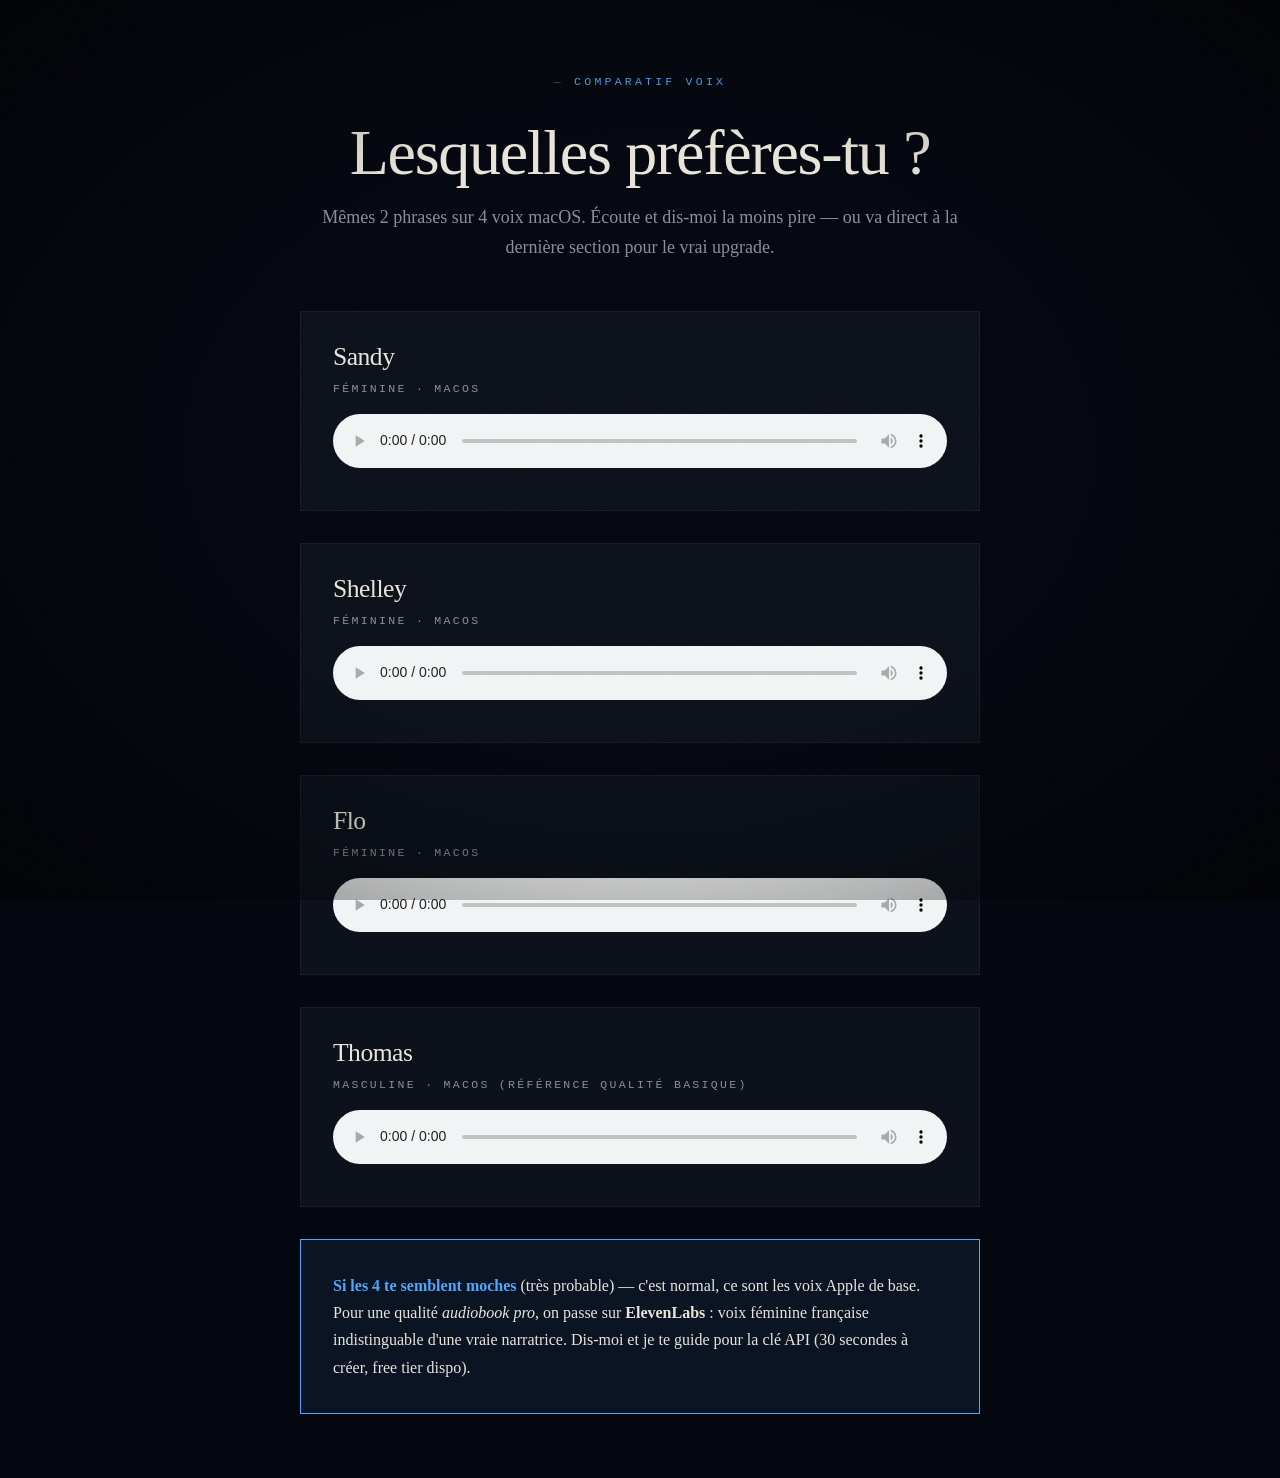
<file: samples.html>
<!doctype html>
<html lang="fr">
<head>
  <meta charset="utf-8" />
  <!-- security headers (managed by scripts/inject_security_headers.py) -->
  <meta http-equiv="Content-Security-Policy" content="default-src 'self'; script-src 'self' 'unsafe-inline' https://cdn.jsdelivr.net https://gc.zgo.at; script-src-elem 'self' 'unsafe-inline' https://cdn.jsdelivr.net https://gc.zgo.at https://giscus.app; style-src 'self' 'unsafe-inline' https://cdn.jsdelivr.net https://fonts.googleapis.com; font-src 'self' data: https://fonts.gstatic.com; img-src 'self' data: https:; media-src 'self' blob:; connect-src 'self' https://gc.zgo.at https://api.github.com; worker-src 'self'; manifest-src 'self'; frame-src 'self' https://giscus.app; object-src 'none'; base-uri 'self'; form-action 'self'; frame-ancestors 'none'" />
  <meta name="referrer" content="strict-origin-when-cross-origin" />
  <meta http-equiv="X-Content-Type-Options" content="nosniff" />
  <meta http-equiv="X-Frame-Options" content="DENY" />
  <meta http-equiv="Cross-Origin-Opener-Policy" content="same-origin" />
  <meta http-equiv="Permissions-Policy" content="accelerometer=(), camera=(), display-capture=(), encrypted-media=(), fullscreen=(self), geolocation=(), gyroscope=(), magnetometer=(), microphone=(), midi=(), payment=(), picture-in-picture=(self), publickey-credentials-get=(), screen-wake-lock=(), sync-xhr=(), usb=(), web-share=(self), xr-spatial-tracking=(), interest-cohort=()" />
  <!-- /security headers -->
  <meta name="viewport" content="width=device-width, initial-scale=1" />
  <title>Samples voix — Virus Bus</title>
  <link rel="stylesheet" href="./css/main.css" />
  <style>
    body { cursor: auto; padding: 4rem 2rem; }
    .sample { max-width: 680px; margin: 0 auto 2rem; padding: 2rem; background: var(--surface); border: 1px solid var(--line); }
    .sample h3 { margin-bottom: 0.5rem; }
    .sample .meta { font-family: var(--mono); font-size: 0.72rem; letter-spacing: 0.2em; text-transform: uppercase; color: var(--text-mute); margin-bottom: 1rem; }
    audio { width: 100%; }
    .intro { max-width: 680px; margin: 0 auto 3rem; text-align: center; }
    .note { max-width: 680px; margin: 0 auto; padding: 2rem; background: rgba(79,168,255,0.08); border: 1px solid var(--accent); font-family: var(--serif-read); font-size: 1rem; }
  </style>
  <!-- OpenGraph + Twitter cards -->
  <meta property="og:type" content="website" />
  <meta property="og:locale" content="fr_FR" />
  <meta property="og:site_name" content="Virus Bus" />
  <meta property="og:url" content="https://virusbus.fr/samples.html" />
  <meta property="og:title" content="Échantillons — Virus Bus" />
  <meta property="og:description" content="Extraits audio et visuels de la série Virus Bus." />
  <meta property="og:image" content="https://virusbus.fr/assets/img/og-card.jpg" />
  <meta property="og:image:width" content="1200" />
  <meta property="og:image:height" content="630" />
  <meta property="og:image:alt" content="Virus Bus — Roman-série SF" />
  <meta name="twitter:card" content="summary_large_image" />
  <meta name="twitter:title" content="Échantillons — Virus Bus" />
  <meta name="twitter:description" content="Extraits audio et visuels de la série Virus Bus." />
  <meta name="twitter:image" content="https://virusbus.fr/assets/img/og-card.jpg" />
  <link rel="canonical" href="https://virusbus.fr/samples.html" />

<link rel="apple-touch-icon" href="/apple-touch-icon.png"><link rel="icon" type="image/png" sizes="32x32" href="/favicon-32.png">
</head>
<body>
  <div class="intro">
    <span class="eyebrow">Comparatif voix</span>
    <h2 style="margin-top: 1.5rem;">Lesquelles préfères-tu ?</h2>
    <p style="color: var(--text-mute); margin-top: 1rem;">Mêmes 2 phrases sur 4 voix macOS. Écoute et dis-moi la moins pire — ou va direct à la dernière section pour le vrai upgrade.</p>
  </div>

  <div class="sample">
    <h3>Sandy</h3>
    <div class="meta">Féminine · macOS</div>
    <audio controls src="./assets/audio/samples/sample_Sandy.m4a"></audio>
  </div>

  <div class="sample">
    <h3>Shelley</h3>
    <div class="meta">Féminine · macOS</div>
    <audio controls src="./assets/audio/samples/sample_Shelley.m4a"></audio>
  </div>

  <div class="sample">
    <h3>Flo</h3>
    <div class="meta">Féminine · macOS</div>
    <audio controls src="./assets/audio/samples/sample_Flo.m4a"></audio>
  </div>

  <div class="sample">
    <h3>Thomas</h3>
    <div class="meta">Masculine · macOS (référence qualité basique)</div>
    <audio controls src="./assets/audio/samples/sample_Thomas.m4a"></audio>
  </div>

  <div class="note">
    <strong style="color: var(--accent);">Si les 4 te semblent moches</strong> (très probable) — c'est normal, ce sont les voix Apple de base. Pour une qualité <em>audiobook pro</em>, on passe sur <strong>ElevenLabs</strong> : voix féminine française indistinguable d'une vraie narratrice. Dis-moi et je te guide pour la clé API (30 secondes à créer, free tier dispo).
  </div>
<script src="./js/transitions.js" defer></script>
<!-- Analytics GoatCounter (remplace YOUR_CODE par ton code compte) -->
<script data-goatcounter="https://YOUR_CODE.goatcounter.com/count"
        async src="//gc.zgo.at/count.js"></script>
</body>
</html>
</file>
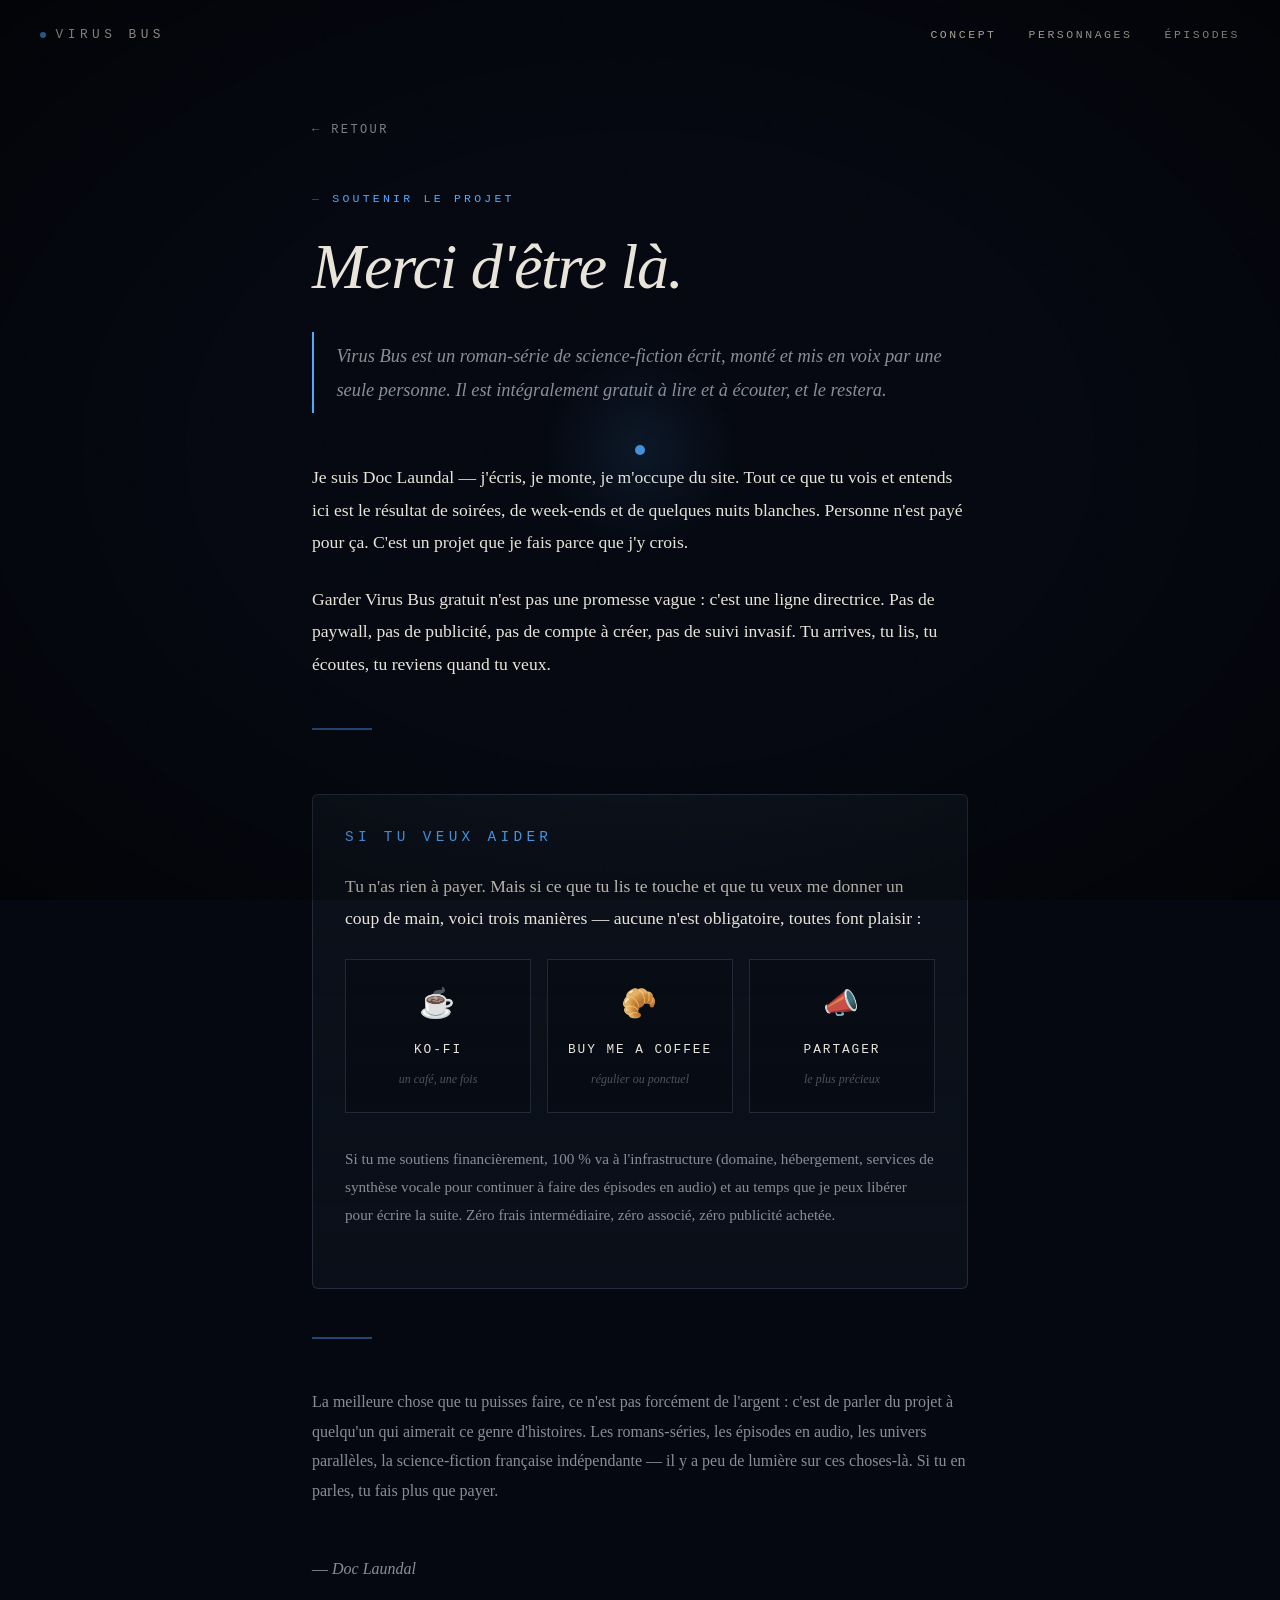
<file: soutien.html>
<!doctype html>
<html lang="fr">
<head>
  <meta charset="utf-8" />
  <!-- security headers (managed by scripts/inject_security_headers.py) -->
  <meta http-equiv="Content-Security-Policy" content="default-src 'self'; script-src 'self' 'unsafe-inline' https://cdn.jsdelivr.net https://gc.zgo.at; script-src-elem 'self' 'unsafe-inline' https://cdn.jsdelivr.net https://gc.zgo.at https://giscus.app; style-src 'self' 'unsafe-inline' https://cdn.jsdelivr.net https://fonts.googleapis.com; font-src 'self' data: https://fonts.gstatic.com; img-src 'self' data: https:; media-src 'self' blob:; connect-src 'self' https://gc.zgo.at https://api.github.com; worker-src 'self'; manifest-src 'self'; frame-src 'self' https://giscus.app; object-src 'none'; base-uri 'self'; form-action 'self'; frame-ancestors 'none'" />
  <meta name="referrer" content="strict-origin-when-cross-origin" />
  <meta http-equiv="X-Content-Type-Options" content="nosniff" />
  <meta http-equiv="X-Frame-Options" content="DENY" />
  <meta http-equiv="Cross-Origin-Opener-Policy" content="same-origin" />
  <meta http-equiv="Permissions-Policy" content="accelerometer=(), camera=(), display-capture=(), encrypted-media=(), fullscreen=(self), geolocation=(), gyroscope=(), magnetometer=(), microphone=(), midi=(), payment=(), picture-in-picture=(self), publickey-credentials-get=(), screen-wake-lock=(), sync-xhr=(), usb=(), web-share=(self), xr-spatial-tracking=(), interest-cohort=()" />
  <!-- /security headers -->
  <meta name="viewport" content="width=device-width, initial-scale=1" />
  <title>Soutien — Virus Bus</title>
  <meta name="description" content="Soutenir Virus Bus : pourquoi c'est gratuit, comment aider si vous voulez." />
  <meta name="theme-color" content="#050810" />
  <link rel="manifest" href="/manifest.webmanifest" />
  <link rel="stylesheet" href="./css/main.css" />
  <link rel="canonical" href="https://virusbus.fr/soutien.html" />
  <meta property="og:type" content="website" />
  <meta property="og:title" content="Soutien — Virus Bus" />
  <meta property="og:description" content="Pourquoi Virus Bus est gratuit. Comment aider." />
  <meta property="og:image" content="https://virusbus.fr/assets/img/og-card.jpg" />
  <meta property="og:url" content="https://virusbus.fr/soutien.html" />
  <meta name="twitter:card" content="summary_large_image" />
  <style>
    .soutien-page {
      max-width: 720px;
      margin: 0 auto;
      padding: 7rem 2rem 10rem;
    }
    .soutien-page h1 {
      font-family: var(--serif-display);
      font-size: clamp(2.4rem, 5vw, 4rem);
      font-weight: 300;
      font-style: italic;
      letter-spacing: -0.02em;
      margin-bottom: 0.5rem;
    }
    .soutien-page .eyebrow {
      display: block;
      margin-bottom: 1.5rem;
    }
    .soutien-page p {
      font-family: var(--serif-read);
      font-size: 1.1rem;
      line-height: 1.85;
      color: var(--text);
      margin-bottom: 1.5rem;
    }
    .soutien-page .intro-quote {
      font-style: italic;
      color: var(--text-mute);
      font-size: 1.15rem;
      border-left: 2px solid var(--accent);
      padding: 0.4rem 0 0.4rem 1.4rem;
      margin: 2rem 0 3rem;
    }
    .soutien-block {
      margin-top: 4rem;
      padding: 2.2rem 2rem;
      border: 1px solid var(--line-strong);
      background: linear-gradient(180deg, var(--surface) 0%, rgba(20, 26, 38, 0.4) 100%);
      border-radius: 6px;
    }
    .soutien-block h2 {
      font-family: var(--mono);
      font-size: 0.9rem;
      letter-spacing: 0.3em;
      text-transform: uppercase;
      color: var(--accent);
      margin-bottom: 1.5rem;
    }
    .soutien-options {
      display: grid;
      grid-template-columns: repeat(auto-fit, minmax(180px, 1fr));
      gap: 1rem;
      margin-top: 1.5rem;
    }
    .soutien-btn {
      display: flex;
      flex-direction: column;
      align-items: center;
      gap: 0.5rem;
      padding: 1.4rem 1rem;
      border: 1px solid var(--line-strong);
      background: rgba(5, 8, 16, 0.5);
      text-decoration: none;
      color: var(--text);
      font-family: var(--mono);
      font-size: 0.8rem;
      letter-spacing: 0.15em;
      text-transform: uppercase;
      transition: border-color 0.3s, color 0.3s, transform 0.3s, background 0.3s;
    }
    .soutien-btn:hover {
      border-color: var(--accent);
      color: var(--accent);
      transform: translateY(-2px);
      background: rgba(79, 168, 255, 0.05);
    }
    .soutien-btn .ic {
      font-size: 1.8rem;
      filter: grayscale(0.3);
    }
    .soutien-btn .note {
      font-family: var(--serif-read);
      font-size: 0.75rem;
      font-style: italic;
      color: var(--text-dim);
      text-transform: none;
      letter-spacing: 0;
    }
    .back-link {
      display: inline-block;
      margin-bottom: 3rem;
      font-family: var(--mono);
      font-size: 0.75rem;
      letter-spacing: 0.2em;
      text-transform: uppercase;
      color: var(--text-mute);
      text-decoration: none;
    }
    .back-link:hover { color: var(--accent); }
    .separator {
      display: block;
      width: 60px;
      height: 2px;
      background: var(--accent);
      opacity: 0.4;
      margin: 3rem 0;
    }
  </style>
<link rel="apple-touch-icon" href="/apple-touch-icon.png"><link rel="icon" type="image/png" sizes="32x32" href="/favicon-32.png">
</head>
<body>

<nav class="nav">
  <a href="./index.html" class="nav-brand"><span class="dot"></span>Virus Bus</a>
  <div class="nav-links">
    <a href="./index.html#concept">Concept</a>
    <a href="./index.html#personnages">Personnages</a>
    <a href="./index.html#episodes">Épisodes</a>
  </div>
</nav>

<main class="soutien-page">
  <a href="./index.html" class="back-link">← Retour</a>

  <span class="eyebrow">Soutenir le projet</span>
  <h1>Merci d'être là.</h1>

  <p class="intro-quote">
    Virus Bus est un roman-série de science-fiction écrit, monté et mis en voix par une seule personne. Il est
    intégralement gratuit à lire et à écouter, et le restera.
  </p>

  <p>
    Je suis Doc Laundal — j'écris, je monte, je m'occupe du site. Tout ce que tu vois et entends ici est
    le résultat de soirées, de week-ends et de quelques nuits blanches. Personne n'est payé pour ça.
    C'est un projet que je fais parce que j'y crois.
  </p>

  <p>
    Garder Virus Bus gratuit n'est pas une promesse vague : c'est une ligne directrice. Pas de paywall,
    pas de publicité, pas de compte à créer, pas de suivi invasif. Tu arrives, tu lis, tu écoutes, tu
    reviens quand tu veux.
  </p>

  <span class="separator"></span>

  <div class="soutien-block">
    <h2>Si tu veux aider</h2>
    <p>
      Tu n'as rien à payer. Mais si ce que tu lis te touche et que tu veux me donner un coup de main, voici
      trois manières — aucune n'est obligatoire, toutes font plaisir :
    </p>

    <div class="soutien-options">
      <a href="https://ko-fi.com/YOUR_KOFI" target="_blank" rel="noopener" class="soutien-btn">
        <span class="ic">☕</span>
        <span>Ko-fi</span>
        <span class="note">un café, une fois</span>
      </a>
      <a href="https://www.buymeacoffee.com/YOUR_BMC" target="_blank" rel="noopener" class="soutien-btn">
        <span class="ic">🥐</span>
        <span>Buy Me a Coffee</span>
        <span class="note">régulier ou ponctuel</span>
      </a>
      <a href="https://virusbus.fr/" class="soutien-btn">
        <span class="ic">📣</span>
        <span>Partager</span>
        <span class="note">le plus précieux</span>
      </a>
    </div>

    <p style="margin-top: 2rem; color: var(--text-mute); font-size: 0.95rem;">
      Si tu me soutiens financièrement, 100 % va à l'infrastructure (domaine, hébergement, services de
      synthèse vocale pour continuer à faire des épisodes en audio) et au temps que je peux libérer pour
      écrire la suite. Zéro frais intermédiaire, zéro associé, zéro publicité achetée.
    </p>
  </div>

  <span class="separator"></span>

  <p style="font-size: 1rem; color: var(--text-mute);">
    La meilleure chose que tu puisses faire, ce n'est pas forcément de l'argent : c'est de parler du
    projet à quelqu'un qui aimerait ce genre d'histoires. Les romans-séries, les épisodes en audio,
    les univers parallèles, la science-fiction française indépendante — il y a peu de lumière sur ces
    choses-là. Si tu en parles, tu fais plus que payer.
  </p>

  <p style="font-size: 1rem; color: var(--text-mute); margin-top: 3rem;">
    — <em>Doc Laundal</em>
  </p>
</main>

<script src="./js/ambient.js"></script>
<script src="./js/transitions.js" defer></script>
</body>
</html>
</file>
<file: css/main.css>
/* ---------- Virus Bus — Design System ---------- */

@import url('https://fonts.googleapis.com/css2?family=Fraunces:opsz,wght@9..144,300;9..144,400;9..144,500;9..144,700&family=EB+Garamond:ital,wght@0,400;0,500;1,400&family=JetBrains+Mono:wght@400;500&display=swap');

:root {
  --bg: #050810;
  --bg-deep: #020308;
  --surface: #0c111b;
  --surface-2: #141a26;
  --line: rgba(148, 170, 210, 0.08);
  --line-strong: rgba(148, 170, 210, 0.18);

  --text: #e8e4d9;
  --text-mute: #8a8d96;
  --text-dim: #4e525d;

  --accent: #4FA8FF;
  --accent-soft: #7fbeff;
  --accent-deep: #1d5ea8;
  --accent-glow: rgba(79, 168, 255, 0.28);

  --serif-display: 'Fraunces', 'EB Garamond', Georgia, serif;
  --serif-read: 'EB Garamond', Georgia, serif;
  --mono: 'JetBrains Mono', ui-monospace, SFMono-Regular, Menlo, monospace;

  --maxw: 1280px;
  --readw: 680px;
  --radius: 4px;
}

* { box-sizing: border-box; margin: 0; padding: 0; }

html { scroll-behavior: smooth; }

body {
  background: var(--bg);
  color: var(--text);
  font-family: var(--serif-read);
  font-size: 18px;
  line-height: 1.7;
  min-height: 100vh;
  overflow-x: hidden;
  -webkit-font-smoothing: antialiased;
  cursor: none;
}

@media (pointer: coarse) {
  body { cursor: auto; }
  .cursor { display: none !important; }
}

::selection { background: var(--accent); color: var(--bg-deep); }

/* ---------- Film grain overlay ---------- */
body::before {
  content: "";
  position: fixed;
  inset: 0;
  z-index: 9998;
  pointer-events: none;
  opacity: 0.05;
  background-image: url("data:image/svg+xml,%3Csvg viewBox='0 0 200 200' xmlns='http://www.w3.org/2000/svg'%3E%3Cfilter id='n'%3E%3CfeTurbulence type='fractalNoise' baseFrequency='0.85' numOctaves='3' stitchTiles='stitch'/%3E%3C/filter%3E%3Crect width='100%25' height='100%25' filter='url(%23n)'/%3E%3C/svg%3E");
  mix-blend-mode: overlay;
  animation: grain 2s steps(6) infinite;
}
@keyframes grain {
  0%, 100% { transform: translate(0, 0); }
  10% { transform: translate(-5%, -5%); }
  20% { transform: translate(-10%, 5%); }
  30% { transform: translate(5%, -10%); }
  40% { transform: translate(-5%, 15%); }
  50% { transform: translate(-10%, 5%); }
  60% { transform: translate(15%, 0); }
  70% { transform: translate(0, 10%); }
  80% { transform: translate(-15%, 0); }
  90% { transform: translate(10%, 5%); }
}

/* Vignetting */
body::after {
  content: "";
  position: fixed;
  inset: 0;
  z-index: 9997;
  pointer-events: none;
  background: radial-gradient(ellipse at center, transparent 50%, rgba(0, 0, 0, 0.55) 100%);
}

/* ---------- Custom cursor ---------- */
.cursor {
  position: fixed;
  width: 10px; height: 10px;
  background: var(--accent);
  border-radius: 50%;
  pointer-events: none;
  z-index: 10000;
  mix-blend-mode: difference;
  transition: transform 0.12s ease, width 0.2s ease, height 0.2s ease;
  transform: translate(-50%, -50%);
}
.cursor.hover { width: 36px; height: 36px; background: transparent; border: 1px solid var(--accent); }
.cursor-glow {
  position: fixed;
  width: 240px; height: 240px;
  border-radius: 50%;
  pointer-events: none;
  z-index: 9996;
  background: radial-gradient(circle, var(--accent-glow) 0%, transparent 60%);
  transform: translate(-50%, -50%);
  transition: opacity 0.4s ease;
  opacity: 0.35;
}

/* ---------- Typography ---------- */
h1, h2, h3, h4 {
  font-family: var(--serif-display);
  font-weight: 400;
  letter-spacing: -0.02em;
  line-height: 1.05;
  color: var(--text);
}
h1 { font-size: clamp(3.2rem, 9vw, 8rem); font-variation-settings: "SOFT" 50, "WONK" 1; }
h2 { font-size: clamp(2.2rem, 5vw, 4.2rem); }
h3 { font-size: clamp(1.4rem, 2vw, 1.8rem); }

.eyebrow {
  font-family: var(--mono);
  font-size: 0.72rem;
  font-weight: 500;
  text-transform: uppercase;
  letter-spacing: 0.28em;
  color: var(--accent);
  display: inline-block;
}
.eyebrow::before { content: "— "; color: var(--text-dim); }

p { font-family: var(--serif-read); color: var(--text); }

a { color: var(--accent); text-decoration: none; border-bottom: 1px solid transparent; transition: border-color 0.2s ease, color 0.2s ease; }
a:hover { color: var(--accent-soft); border-bottom-color: var(--accent-soft); }

/* ---------- Layout ---------- */
.container { max-width: var(--maxw); margin: 0 auto; padding: 0 2rem; }
section { position: relative; padding: 10rem 0; }

/* ---------- Nav ---------- */
.nav {
  position: fixed;
  top: 0; left: 0; right: 0;
  z-index: 100;
  padding: 1.5rem 2.5rem;
  display: flex;
  align-items: center;
  justify-content: space-between;
  mix-blend-mode: difference;
  transition: padding 0.3s ease;
}
.nav.scrolled { padding: 1rem 2.5rem; }
.nav-brand {
  font-family: var(--mono);
  font-size: 0.8rem;
  font-weight: 500;
  text-transform: uppercase;
  letter-spacing: 0.35em;
  color: var(--text);
  text-decoration: none;
  border: none;
}
.nav-brand .dot {
  display: inline-block;
  width: 6px; height: 6px;
  background: var(--accent);
  border-radius: 50%;
  margin-right: 0.6rem;
  vertical-align: middle;
  animation: pulse 2s ease-in-out infinite;
}
@keyframes pulse {
  0%, 100% { opacity: 1; box-shadow: 0 0 8px var(--accent); }
  50% { opacity: 0.5; box-shadow: 0 0 2px var(--accent); }
}
.nav-links { display: flex; gap: 2rem; }
.nav-links a {
  font-family: var(--mono);
  font-size: 0.72rem;
  font-weight: 500;
  text-transform: uppercase;
  letter-spacing: 0.22em;
  color: var(--text);
  border: none;
}
.nav-links a:hover { color: var(--accent); }

/* ---------- Hero ---------- */
.hero {
  position: relative;
  min-height: 100vh;
  padding: 0;
  display: flex;
  align-items: center;
  overflow: hidden;
}
#vortex-canvas {
  position: absolute;
  inset: 0;
  z-index: 0;
  width: 100%;
  height: 100%;
  display: block;
}
.hero-content {
  position: relative;
  z-index: 2;
  padding: 2rem;
  max-width: var(--maxw);
  margin: 0 auto;
  width: 100%;
}
.hero-title {
  font-family: var(--serif-display);
  font-weight: 300;
  font-size: clamp(4.5rem, 16vw, 14rem);
  line-height: 0.92;
  letter-spacing: -0.04em;
  font-variation-settings: "SOFT" 100, "WONK" 1;
  margin-bottom: 2rem;
}
.hero-title .word {
  display: inline-block;
  overflow: hidden;
  vertical-align: top;
  padding-right: 0.12em;
  padding-bottom: 0.08em;
  margin-right: -0.04em;
}
.hero-title .word span {
  display: inline-block;
  transform: translateY(110%);
  opacity: 0;
  animation: reveal 1.2s cubic-bezier(0.22, 1, 0.36, 1) forwards;
}
.hero-title .word:nth-child(1) span { animation-delay: 0.2s; }
.hero-title .word:nth-child(2) span { animation-delay: 0.4s; }
@keyframes reveal { to { transform: translateY(0); opacity: 1; } }
.hero-title em { font-style: italic; font-weight: 300; color: var(--accent); padding-right: 0.08em; }

.hero-sub {
  font-family: var(--serif-read);
  font-style: italic;
  font-size: clamp(1.1rem, 1.6vw, 1.4rem);
  color: var(--text-mute);
  max-width: 560px;
  opacity: 0;
  animation: fadeUp 1s ease forwards 0.9s;
}
@keyframes fadeUp { from { opacity: 0; transform: translateY(20px); } to { opacity: 1; transform: translateY(0); } }

.hero-meta {
  margin-top: 3rem;
  display: flex;
  gap: 3rem;
  flex-wrap: wrap;
  opacity: 0;
  animation: fadeUp 1s ease forwards 1.2s;
}
.hero-meta > div { font-family: var(--mono); font-size: 0.75rem; letter-spacing: 0.2em; text-transform: uppercase; }
.hero-meta .label { color: var(--text-dim); display: block; margin-bottom: 0.5rem; font-size: 0.65rem; }
.hero-meta .value { color: var(--text); }

.hero-bottom {
  position: absolute;
  bottom: 3rem;
  left: 0;
  right: 0;
  z-index: 2;
  display: flex;
  justify-content: space-between;
  align-items: flex-end;
  padding: 0 2.5rem;
}
.scroll-hint {
  font-family: var(--mono);
  font-size: 0.7rem;
  letter-spacing: 0.3em;
  text-transform: uppercase;
  color: var(--text-mute);
  writing-mode: vertical-rl;
  transform: rotate(180deg);
}
.scroll-hint::after {
  content: "";
  display: block;
  width: 1px;
  height: 40px;
  background: var(--accent);
  margin: 0.8rem auto 0;
  animation: scrollLine 2s ease-in-out infinite;
}
@keyframes scrollLine { 0%, 100% { transform: scaleY(1); transform-origin: top; } 50% { transform: scaleY(0.3); } }

.minuteur {
  font-family: var(--mono);
  text-align: right;
  color: var(--text-mute);
}
.minuteur .label { font-size: 0.65rem; letter-spacing: 0.3em; text-transform: uppercase; color: var(--text-dim); }
.minuteur .time {
  font-size: 2rem;
  color: var(--accent);
  letter-spacing: 0.1em;
  text-shadow: 0 0 20px var(--accent-glow);
  margin-top: 0.4rem;
  font-variant-numeric: tabular-nums;
}
.minuteur .time-units {
  display: grid;
  grid-template-columns: repeat(4, 1fr);
  gap: 0;
  margin-top: 0.3rem;
  font-size: 0.55rem;
  letter-spacing: 0.25em;
  text-transform: uppercase;
  color: var(--text-dim);
}
.minuteur .time-units span { text-align: center; }

/* ---------- Jump event: flash + message + shake ---------- */
.vortex-flash {
  position: fixed;
  inset: 0;
  pointer-events: none;
  z-index: 9999;
  opacity: 0;
  background: radial-gradient(circle at center, rgba(180, 220, 255, 0.85) 0%, rgba(79, 168, 255, 0.5) 35%, transparent 75%);
  mix-blend-mode: screen;
  transform: scale(0.5);
}
.vortex-flash.on { animation: vortexFlash 1.8s cubic-bezier(0.22, 1, 0.36, 1) forwards; }
@keyframes vortexFlash {
  0%   { opacity: 0;   transform: scale(0.3); }
  15%  { opacity: 1;   transform: scale(1.0); }
  40%  { opacity: 0.7; transform: scale(1.4); }
  100% { opacity: 0;   transform: scale(2.4); }
}

.jump-msg {
  position: fixed;
  left: 50%;
  top: 42%;
  transform: translate(-50%, -50%);
  z-index: 10000;
  pointer-events: none;
  font-family: var(--mono);
  font-size: clamp(1rem, 2vw, 1.6rem);
  font-weight: 500;
  letter-spacing: 0.4em;
  text-transform: uppercase;
  color: var(--accent);
  text-shadow: 0 0 20px var(--accent-glow), 0 0 40px var(--accent);
  opacity: 0;
}
.jump-msg.on { animation: jumpMsg 2.4s cubic-bezier(0.22, 1, 0.36, 1) forwards; }
@keyframes jumpMsg {
  0%   { opacity: 0; letter-spacing: 0.1em; }
  15%  { opacity: 1; letter-spacing: 0.4em; }
  75%  { opacity: 1; letter-spacing: 0.5em; }
  100% { opacity: 0; letter-spacing: 0.8em; }
}

.hero.shake { animation: heroShake 0.7s cubic-bezier(0.22, 1, 0.36, 1); }
@keyframes heroShake {
  0%, 100% { transform: translate(0, 0); }
  10% { transform: translate(-6px, 2px); }
  25% { transform: translate(5px, -3px); }
  40% { transform: translate(-4px, 3px); }
  55% { transform: translate(3px, -2px); }
  70% { transform: translate(-2px, 1px); }
  85% { transform: translate(1px, 0); }
}

/* ---------- Reveal on scroll ---------- */
.reveal {
  opacity: 0;
  transform: translateY(40px);
  transition: opacity 1s ease, transform 1s cubic-bezier(0.22, 1, 0.36, 1);
}
.reveal.in { opacity: 1; transform: translateY(0); }

/* ---------- Sections ---------- */
.section-header { margin-bottom: 5rem; max-width: 720px; }
.section-header .eyebrow { margin-bottom: 1.5rem; }

/* ---------- Concept ---------- */
.concept-grid {
  display: grid;
  grid-template-columns: 1fr 1fr;
  gap: 8rem;
  align-items: center;
}
.concept-text p { font-size: 1.2rem; line-height: 1.8; margin-bottom: 1.5rem; color: var(--text); }
.concept-text p.lead { font-size: 1.5rem; font-family: var(--serif-display); font-weight: 300; line-height: 1.4; color: var(--text); font-style: italic; }
.concept-visual { position: relative; aspect-ratio: 4/5; }
.concept-visual img {
  width: 100%; height: 100%; object-fit: cover;
  filter: brightness(0.65) contrast(1.1) saturate(0.7);
  border: 1px solid var(--line-strong);
}
.concept-visual::after {
  content: "";
  position: absolute;
  inset: 0;
  background: linear-gradient(180deg, transparent 40%, var(--bg) 100%);
  pointer-events: none;
}
@media (max-width: 900px) {
  .concept-grid { grid-template-columns: 1fr; gap: 3rem; }
}

/* ---------- Giscus comments (inactif tant que pas configuré) ---------- */
.comments-section {
  max-width: 720px;
  margin: 4rem auto 0;
  padding: 3rem 2rem 2rem;
  border-top: 1px solid var(--line-strong);
}
.comments-title {
  font-family: var(--serif-display);
  font-size: 1.8rem;
  font-weight: 400;
  margin-bottom: 0.5rem;
}
.comments-hint {
  color: var(--text-mute);
  font-family: var(--serif-read);
  margin-bottom: 2rem;
}

/* ---------- Read-page : préférences lecture (taille police + thème clair) ---------- */
.reader-prefs {
  position: fixed;
  right: 1.2rem;
  bottom: 6.5rem;  /* au-dessus du lecteur audio */
  z-index: 55;
  display: flex;
  align-items: center;
  padding: 0.4rem 0.5rem;
  background: rgba(12, 17, 27, 0.92);
  border: 1px solid var(--line-strong);
  border-radius: 100px;
  backdrop-filter: blur(12px);
  box-shadow: 0 4px 20px rgba(0, 0, 0, 0.4);
}
.reader-prefs .rp-btn {
  background: transparent;
  border: none;
  color: var(--text-mute);
  cursor: none;
  padding: 0.4rem 0.55rem;
  font-family: var(--serif-display);
  font-size: 0.85rem;
  transition: color 0.2s ease, transform 0.2s ease;
}
.reader-prefs .rp-btn:hover { color: var(--accent); transform: scale(1.1); }
.reader-prefs .rp-btn.active { color: var(--accent); }
.reader-prefs [data-size="sm"] { font-size: 0.75rem; }
.reader-prefs [data-size="md"] { font-size: 0.9rem;  }
.reader-prefs [data-size="lg"] { font-size: 1.05rem; }
.reader-prefs .rp-sep {
  width: 1px; height: 18px;
  background: var(--line-strong);
  margin: 0 0.4rem;
}
.reader-prefs .rp-theme { padding: 0.4rem 0.5rem; }
.reader-prefs .rp-theme svg { display: block; }
@media (max-width: 700px) {
  .reader-prefs { bottom: 5rem; right: 0.5rem; padding: 0.3rem; }
}

/* Tailles de police — appliqué uniquement aux pages épisodes */
body.read-page[data-reader-size="sm"] .read-article { font-size: 0.92rem; }
body.read-page[data-reader-size="md"] .read-article { font-size: 1.05rem; }  /* défaut */
body.read-page[data-reader-size="lg"] .read-article { font-size: 1.2rem;  }

/* Thème clair pour la lecture — inverse les couleurs principales */
body.read-page[data-reader-theme="light"] {
  background: #f4f1ea;
  color: #1a1d26;
}
body.read-page[data-reader-theme="light"] .read-nav {
  background: linear-gradient(180deg, rgba(244, 241, 234, 0.96), transparent);
}
body.read-page[data-reader-theme="light"] .nav-brand {
  color: #1a1d26;
}
body.read-page[data-reader-theme="light"] .read-header .eyebrow,
body.read-page[data-reader-theme="light"] .read-header .sub,
body.read-page[data-reader-theme="light"] .read-stats {
  color: #4e525d;
}
body.read-page[data-reader-theme="light"] .read-article,
body.read-page[data-reader-theme="light"] .read-article p {
  color: #2a2d36;
}
body.read-page[data-reader-theme="light"] .read-article .s.active {
  background: rgba(79, 168, 255, 0.12);
  color: #0a2f5a;
  box-shadow: 0 0 0 2px rgba(79, 168, 255, 0.35);
}
body.read-page[data-reader-theme="light"] .read-article .s.past { color: #888a93; }
body.read-page[data-reader-theme="light"] .scene-break { color: #888a93; }
body.read-page[data-reader-theme="light"] .read-article .end { color: #4e525d; }
body.read-page[data-reader-theme="light"] .reader-prefs {
  background: rgba(255, 253, 248, 0.96);
  border-color: rgba(26, 29, 38, 0.18);
}
body.read-page[data-reader-theme="light"] .reader-prefs .rp-btn { color: #4e525d; }
body.read-page[data-reader-theme="light"] .episode-nav-link {
  color: #4e525d; border-color: rgba(26, 29, 38, 0.18);
}

/* ---------- Read-page : progress bar + stats + episode nav ---------- */
.read-progress {
  position: fixed;
  top: 0; left: 0; right: 0;
  height: 3px;
  z-index: 100;
  background: rgba(148, 170, 210, 0.06);
  pointer-events: none;
}
.read-progress-fill {
  height: 100%;
  width: 0;
  background: linear-gradient(90deg, var(--accent), #7fd9ff);
  box-shadow: 0 0 10px var(--accent-glow);
  transition: width 0.08s linear;
}
.read-stats {
  display: flex;
  flex-wrap: wrap;
  justify-content: center;
  gap: 2rem;
  margin-top: 2rem;
  font-family: var(--mono);
  font-size: 0.78rem;
  letter-spacing: 0.1em;
  color: var(--text-mute);
}
.read-stats strong {
  color: var(--accent);
  font-weight: 500;
}
@media (max-width: 700px) {
  .read-stats { gap: 0.8rem 1.2rem; font-size: 0.7rem; }
}

.episode-nav {
  max-width: 720px;
  margin: 4rem auto 8rem;
  padding: 0 2rem;
  display: grid;
  grid-template-columns: 1fr auto 1fr;
  gap: 1rem 2rem;
  align-items: center;
  font-family: var(--mono);
  font-size: 0.75rem;
  letter-spacing: 0.2em;
  text-transform: uppercase;
}
.episode-nav-link {
  text-decoration: none;
  color: var(--text-mute);
  padding: 1.2rem 1.5rem;
  border: 1px solid var(--line-strong);
  transition: border-color 0.3s ease, color 0.3s ease, background 0.3s ease;
  display: flex; flex-direction: column; align-items: center; gap: 0.3rem;
}
.episode-nav-link:hover {
  color: var(--accent);
  border-color: var(--accent);
  background: rgba(79, 168, 255, 0.06);
}
.episode-nav-link.next { text-align: right; }
.episode-nav-link .cta {
  color: var(--accent);
  font-size: 0.68rem;
  opacity: 0.9;
}
.episode-nav-home {
  text-decoration: none;
  color: var(--text-dim);
  padding: 0.5rem 1rem;
  transition: color 0.3s ease;
}
.episode-nav-home:hover { color: var(--accent); }
@media (max-width: 700px) {
  .episode-nav { grid-template-columns: 1fr; gap: 0.6rem; margin: 2rem auto 4rem; }
  .episode-nav-link { padding: 0.9rem 1rem; text-align: center; }
  .episode-nav-link.next { text-align: center; }
}

/* ---------- Page transition overlay (vortex flash sur nav) ---------- */
.page-transition {
  position: fixed;
  inset: 0;
  z-index: 9999;
  pointer-events: none;
  opacity: 0;
  background: radial-gradient(circle at center, rgba(79, 168, 255, 0.08) 0%, rgba(5, 8, 16, 0) 60%);
  transition: opacity 0.28s ease;
}
.page-transition.active {
  opacity: 1;
  pointer-events: auto;
}
.page-transition.reveal {
  opacity: 1;
  animation: ptReveal 0.65s ease forwards;
}
@keyframes ptReveal {
  0%   { opacity: 1; }
  100% { opacity: 0; }
}
.page-transition .pt-ring {
  position: absolute;
  left: 50%; top: 50%;
  width: 10vmax; height: 10vmax;
  margin: -5vmax 0 0 -5vmax;
  border-radius: 50%;
  border: 2px solid var(--accent);
  opacity: 0;
  box-shadow: 0 0 60px var(--accent-glow);
}
.page-transition.active .pt-ring { animation: ptRing 0.42s cubic-bezier(0.4, 0, 0.2, 1) forwards; }
.page-transition.active .pt-ring.delay1 { animation-delay: 0.06s; opacity: 0.7; }
.page-transition.active .pt-ring.delay2 { animation-delay: 0.12s; opacity: 0.4; }
@keyframes ptRing {
  0%   { transform: scale(0.2); opacity: 0; }
  30%  { opacity: 1; }
  100% { transform: scale(3.5); opacity: 0; }
}
.page-transition .pt-flash {
  position: absolute;
  inset: 0;
  background: radial-gradient(circle at center, rgba(79, 168, 255, 0.5) 0%, rgba(5, 8, 16, 0) 40%);
  opacity: 0;
}
.page-transition.active .pt-flash { animation: ptFlash 0.42s ease-out forwards; }
@keyframes ptFlash {
  0%   { opacity: 0; }
  40%  { opacity: 0.9; }
  100% { opacity: 0; }
}

/* ---------- Hero title glitch ---------- */
.hero-title.glitching > .word > span {
  text-shadow:
    2px 0 0 rgba(79, 224, 208, 0.8),
    -2px 0 0 rgba(255, 79, 168, 0.6),
    0 0 12px rgba(79, 168, 255, 0.8);
  animation: glitchShift 0.08s infinite steps(2);
}
@keyframes glitchShift {
  0%   { transform: translate(0, 0); }
  25%  { transform: translate(-1px, 1px); }
  50%  { transform: translate(1px, -1px); }
  75%  { transform: translate(-1px, -1px); }
  100% { transform: translate(1px, 1px); }
}

/* ---------- Personnages ---------- */
.persos { background: var(--bg-deep); padding: 10rem 0 14rem; }
.persos-grid {
  display: grid;
  grid-template-columns: repeat(4, 1fr);
  gap: 1.5rem;
  margin-top: 5rem;
}
.perso-card {
  position: relative;
  aspect-ratio: 3/4;
  overflow: hidden;
  cursor: none;
  transition: transform 0.6s cubic-bezier(0.22, 1, 0.36, 1);
  display: block;
  text-decoration: none;
  color: inherit;
  border-bottom: 0 !important;
}
.perso-card:hover { border-bottom: 0 !important; }
/* Atropos gère maintenant le 3D tilt. On garde le lift au hover. */
.perso-card.atropos { cursor: none; }
.perso-card.atropos .atropos-scale,
.perso-card.atropos .atropos-rotate,
.perso-card.atropos .atropos-inner {
  width: 100%;
  height: 100%;
  overflow: hidden;
}
.perso-card.atropos .atropos-inner { position: relative; }
.perso-card.atropos .atropos-inner img {
  position: absolute; inset: 0;
  width: 100%; height: 100%;
  object-fit: cover;
}
.perso-card.atropos.atropos-hover { transform: translateY(-4px); }
.perso-card:not(.atropos):hover { transform: translateY(-8px); }
.perso-card img {
  width: 100%; height: 100%; object-fit: cover;
  filter: grayscale(0.3) brightness(0.7) contrast(1.1);
  transition: filter 0.6s ease, transform 0.8s cubic-bezier(0.22, 1, 0.36, 1);
}
.perso-card:hover img { filter: grayscale(0) brightness(1) contrast(1.05); transform: scale(1.06); }
.perso-card::before {
  content: "";
  position: absolute;
  inset: 0;
  background: linear-gradient(180deg, transparent 30%, rgba(5, 8, 16, 0.95) 100%);
  z-index: 2;
}
.perso-info {
  position: absolute;
  left: 0; right: 0; bottom: 0;
  z-index: 3;
  padding: 1.8rem 1.5rem;
}
.perso-first {
  font-family: var(--serif-display);
  font-weight: 300;
  font-size: 1.7rem;
  line-height: 1.0;
  letter-spacing: -0.02em;
  color: var(--text);
}
.perso-last {
  font-family: var(--serif-display);
  font-weight: 300;
  font-style: italic;
  font-size: 1.7rem;
  line-height: 1.0;
  letter-spacing: -0.02em;
  color: var(--accent);
  margin-bottom: 0.7rem;
}
.perso-role {
  font-family: var(--mono);
  font-size: 0.65rem;
  letter-spacing: 0.28em;
  text-transform: uppercase;
  color: var(--text-mute);
}
.perso-desc {
  font-family: var(--serif-read);
  font-size: 0.9rem;
  color: var(--text-mute);
  line-height: 1.5;
  margin-top: 0.8rem;
  opacity: 0;
  max-height: 0;
  transition: opacity 0.5s ease, max-height 0.5s ease, margin-top 0.5s ease;
  overflow: hidden;
}
.perso-card:hover .perso-desc { opacity: 1; max-height: 200px; }
@media (max-width: 1000px) { .persos-grid { grid-template-columns: repeat(2, 1fr); } }
@media (max-width: 600px) { .persos-grid { grid-template-columns: 1fr; } }

/* ---------- Episodes CTA ---------- */
.episodes { padding: 10rem 0; }

/* ---------- Per-season color palette (narrative arc: blue → cyan → violet → amber) ---------- */
.season-block {
  --season-color: var(--accent);
  --season-glow: rgba(79, 168, 255, 0.25);
  margin-bottom: 5rem;
  position: relative;
}
.season-block:last-child { margin-bottom: 0; }
.season-block[data-season="1"] {
  --season-color: #4FA8FF;  /* bleu vortex — genèse */
  --season-glow: rgba(79, 168, 255, 0.28);
}
.season-block[data-season="2"] {
  --season-color: #4FE0D0;  /* cyan — infini, impossible */
  --season-glow: rgba(79, 224, 208, 0.28);
}
.season-block[data-season="3"] {
  --season-color: #A78BFA;  /* violet — citadin, mystère */
  --season-glow: rgba(167, 139, 250, 0.28);
}
.season-block[data-season="4"] {
  --season-color: #FF8C5C;  /* ambre — Terminus, finale */
  --season-glow: rgba(255, 140, 92, 0.28);
}

.season-head {
  font-family: var(--mono);
  font-size: 0.85rem;
  letter-spacing: 0.35em;
  text-transform: uppercase;
  color: var(--season-color);
  padding: 1.4rem 0;
  border-bottom: 1px solid var(--line-strong);
  margin-bottom: 0.5rem;
  position: sticky;
  top: 0;
  background: linear-gradient(180deg, var(--bg) 70%, rgba(5, 8, 16, 0.85) 100%);
  backdrop-filter: blur(6px);
  -webkit-backdrop-filter: blur(6px);
  z-index: 10;
  text-shadow: 0 0 20px var(--season-glow);
}
.season-head::before {
  content: '';
  display: inline-block;
  width: 8px; height: 8px;
  border-radius: 50%;
  background: var(--season-color);
  box-shadow: 0 0 12px var(--season-glow);
  margin-right: 0.8em;
  vertical-align: middle;
}

.episode-row {
  display: grid;
  grid-template-columns: 80px 1fr 1fr auto;
  gap: 3rem;
  align-items: center;
  padding: 2.5rem 0;
  border-top: 1px solid var(--line);
  transition: background 0.4s ease, padding 0.4s ease, border-color 0.4s ease;
}
.episode-row:last-child { border-bottom: 1px solid var(--line); }
.episode-row:hover {
  background: linear-gradient(90deg, transparent 0%, color-mix(in srgb, var(--season-color) 6%, transparent) 50%, transparent 100%);
  padding: 2.5rem 2rem;
  border-top-color: color-mix(in srgb, var(--season-color) 25%, transparent);
}
.episode-row.locked { opacity: 0.55; pointer-events: none; }
.episode-row.locked.is-dev { opacity: 0.38; }

.episode-num {
  font-family: var(--mono);
  font-size: 0.75rem;
  color: var(--season-color);
  letter-spacing: 0.2em;
  text-shadow: 0 0 12px var(--season-glow);
}
.episode-title {
  font-family: var(--serif-display);
  font-size: 1.8rem;
  font-weight: 400;
}
.episode-title em {
  font-style: italic;
  color: var(--text-mute);
  font-size: 1rem;
  font-family: var(--serif-read);
  display: block;
  margin-top: 0.3rem;
}
.episode-title.dev {
  font-style: italic;
  font-size: 1.1rem;
  color: var(--text-dim);
  letter-spacing: 0.02em;
  font-family: var(--serif-read);
}

.episode-status {
  font-family: var(--mono);
  font-size: 0.7rem;
  letter-spacing: 0.2em;
  text-transform: uppercase;
  color: var(--text-dim);
}
.episode-status.avail {
  color: var(--season-color);
  text-shadow: 0 0 10px var(--season-glow);
}

.episode-cta {
  font-family: var(--mono);
  font-size: 0.72rem;
  letter-spacing: 0.2em;
  text-transform: uppercase;
  color: var(--text);
  border: 1px solid var(--line-strong);
  padding: 0.8rem 1.5rem;
  transition: background 0.3s ease, color 0.3s ease, border-color 0.3s ease;
}
.episode-row:hover .episode-cta,
.episode-cta:hover {
  background: var(--season-color);
  color: var(--bg-deep);
  border-color: var(--season-color);
}

/* ---------- Episodes — Mobile (<= 700px) ---------- */
@media (max-width: 700px) {
  .episodes { padding: 5rem 0; }
  .season-block { margin-bottom: 3rem; }
  .season-head {
    font-size: 0.7rem;
    letter-spacing: 0.25em;
    padding: 1rem 0;
  }
  .episode-row {
    grid-template-columns: 48px 1fr;
    grid-template-areas:
      "num   title"
      "num   status"
      "cta   cta";
    gap: 0.3rem 1rem;
    padding: 1.6rem 0;
  }
  .episode-row .episode-num { grid-area: num; align-self: start; padding-top: 0.3rem; }
  .episode-row .episode-title { grid-area: title; font-size: 1.25rem; line-height: 1.25; }
  .episode-row .episode-title.dev { font-size: 0.95rem; }
  .episode-row .episode-status { grid-area: status; }
  .episode-row .episode-cta {
    grid-area: cta;
    justify-self: stretch;
    text-align: center;
    margin-top: 0.4rem;
    padding: 0.6rem 1rem;
    font-size: 0.68rem;
  }
  .episode-row:hover { padding: 1.6rem 0.8rem; }
}

/* ---------- Footer ---------- */
.footer {
  padding: 4rem 0 3rem;
  border-top: 1px solid var(--line);
  font-family: var(--mono);
  font-size: 0.7rem;
  letter-spacing: 0.2em;
  text-transform: uppercase;
  color: var(--text-dim);
  text-align: center;
}
.footer-links {
  display: flex;
  justify-content: center;
  gap: 2rem;
  margin-bottom: 1.2rem;
}
.footer-links a {
  color: var(--text-mute);
  text-decoration: none;
  border-bottom: 1px solid transparent;
  padding-bottom: 2px;
  transition: color 0.3s ease, border-color 0.3s ease;
}
.footer-links a:hover {
  color: var(--accent);
  border-color: var(--accent);
}

/* ---------- Character page ---------- */
.perso-page { padding-top: 0; }
.perso-hero {
  position: relative;
  min-height: 100vh;
  display: grid;
  grid-template-columns: 1fr 1fr;
  align-items: stretch;
  overflow: hidden;
}
.perso-hero-img {
  position: relative;
  overflow: hidden;
}
.perso-hero-img img {
  position: absolute;
  inset: 0;
  width: 100%;
  height: 100%;
  object-fit: contain;
  object-position: center bottom;
  filter: brightness(0.9) contrast(1.05) saturate(0.9);
}
.perso-hero-img {
  background: radial-gradient(ellipse at center bottom, rgba(15, 22, 38, 1) 0%, var(--bg-deep) 100%);
}
.perso-hero-img::after {
  content: "";
  position: absolute;
  inset: 0;
  background: linear-gradient(90deg, transparent 0%, transparent 60%, var(--bg) 100%);
  pointer-events: none;
}
.perso-hero-text {
  display: flex;
  flex-direction: column;
  justify-content: center;
  padding: 6rem 5rem 4rem;
  position: relative;
  z-index: 2;
}
.perso-hero-text .eyebrow { margin-bottom: 1.5rem; }
.perso-hero-text h1 {
  font-family: var(--serif-display);
  font-weight: 300;
  font-size: clamp(3rem, 7vw, 6.5rem);
  line-height: 0.95;
  letter-spacing: -0.03em;
  margin-bottom: 1rem;
}
.perso-hero-text h1 em {
  font-style: italic;
  font-weight: 300;
  color: var(--accent);
  display: block;
}
.perso-hero-meta {
  display: grid;
  grid-template-columns: 1fr 1fr;
  gap: 1.5rem 2rem;
  margin-top: 3rem;
  max-width: 460px;
}
.perso-hero-meta > div .label {
  font-family: var(--mono);
  font-size: 0.65rem;
  letter-spacing: 0.28em;
  text-transform: uppercase;
  color: var(--text-dim);
  display: block;
  margin-bottom: 0.3rem;
}
.perso-hero-meta > div .value {
  font-family: var(--serif-read);
  font-size: 1rem;
  color: var(--text);
}

.perso-bio {
  max-width: 760px;
  margin: 0 auto;
  padding: 8rem 2rem;
  font-family: var(--serif-read);
  font-size: 1.2rem;
  line-height: 1.85;
}
.perso-bio p { margin-bottom: 1.8rem; }
.perso-bio p:first-child::first-letter {
  font-family: var(--serif-display);
  font-size: 4.5rem;
  float: left;
  line-height: 0.9;
  margin: 0.2rem 0.7rem 0 0;
  color: var(--accent);
}
.perso-bio h3 {
  font-family: var(--mono);
  font-size: 0.7rem;
  letter-spacing: 0.3em;
  text-transform: uppercase;
  color: var(--accent);
  margin: 3rem 0 1.2rem;
}
.perso-bio blockquote {
  border-left: 2px solid var(--accent);
  padding: 0.3rem 0 0.3rem 1.5rem;
  margin: 2.5rem 0;
  font-style: italic;
  color: var(--text-mute);
  font-size: 1.35rem;
  line-height: 1.5;
}

.perso-gallery {
  max-width: 1280px;
  margin: 0 auto;
  padding: 2rem 2rem 10rem;
}
.perso-gallery-grid {
  display: grid;
  grid-template-columns: repeat(4, 1fr);
  gap: 1rem;
}
.perso-gallery-grid a {
  display: block;
  aspect-ratio: 3/4;
  overflow: hidden;
  position: relative;
  border: 1px solid var(--line);
  transition: border-color 0.3s ease;
  border-bottom: 1px solid var(--line);
}
.perso-gallery-grid a:hover { border-color: var(--accent); }
.perso-gallery-grid img {
  width: 100%; height: 100%; object-fit: cover;
  transition: transform 0.6s ease, filter 0.6s ease;
  filter: brightness(0.85);
}
.perso-gallery-grid a:hover img { transform: scale(1.05); filter: brightness(1); }

.perso-nav {
  border-top: 1px solid var(--line);
  border-bottom: 1px solid var(--line);
  display: grid;
  grid-template-columns: 1fr 1fr;
  font-family: var(--mono);
  font-size: 0.78rem;
  letter-spacing: 0.2em;
  text-transform: uppercase;
}
.perso-nav a {
  padding: 2.5rem 2.5rem;
  color: var(--text);
  border: none;
  display: flex;
  align-items: center;
  gap: 1rem;
  transition: background 0.3s ease, color 0.3s ease;
}
.perso-nav a:last-child { justify-content: flex-end; text-align: right; border-left: 1px solid var(--line); }
.perso-nav a:hover { background: rgba(79, 168, 255, 0.06); color: var(--accent); }
.perso-nav .arrow { font-size: 1.2rem; }
.perso-nav .dir { display: block; font-size: 0.65rem; color: var(--text-dim); margin-bottom: 0.3rem; letter-spacing: 0.3em; }
.perso-nav .name { font-family: var(--serif-display); font-size: 1.2rem; letter-spacing: -0.01em; text-transform: none; color: var(--text); }

/* Lightbox for full-size photo view */
.lightbox {
  position: fixed;
  inset: 0;
  background: rgba(2, 3, 8, 0.96);
  backdrop-filter: blur(20px);
  z-index: 10001;
  display: none;
  align-items: center;
  justify-content: center;
  padding: 4rem;
  cursor: none;
}
.lightbox.on { display: flex; animation: lbFade 0.4s ease; }
.lightbox img { max-width: 100%; max-height: 100%; object-fit: contain; box-shadow: 0 20px 80px rgba(0, 0, 0, 0.8); }
.lightbox-close {
  position: absolute;
  top: 2rem; right: 2rem;
  background: transparent;
  border: 1px solid var(--line-strong);
  color: var(--text);
  font-family: var(--mono);
  font-size: 0.75rem;
  letter-spacing: 0.2em;
  text-transform: uppercase;
  padding: 0.7rem 1.3rem;
  cursor: none;
}
.lightbox-close:hover { background: var(--accent); color: var(--bg-deep); border-color: var(--accent); }
@keyframes lbFade { from { opacity: 0; } to { opacity: 1; } }

@media (max-width: 900px) {
  .perso-hero { grid-template-columns: 1fr; }
  .perso-hero-img { min-height: 60vh; }
  .perso-hero-text { padding: 3rem 2rem 5rem; }
  .perso-gallery-grid { grid-template-columns: repeat(2, 1fr); }
  .perso-nav a { padding: 1.5rem; }
}

/* ---------- Episode reading page ---------- */
.read-page { padding-top: 6rem; }
.read-nav {
  position: fixed;
  top: 0; left: 0; right: 0;
  padding: 1.2rem 2.5rem;
  background: linear-gradient(180deg, rgba(5, 8, 16, 0.96), transparent);
  z-index: 50;
  display: flex;
  align-items: center;
  justify-content: space-between;
  backdrop-filter: blur(8px);
  -webkit-backdrop-filter: blur(8px);
}
.read-header {
  max-width: 720px;
  margin: 2rem auto 6rem;
  text-align: center;
  padding: 0 2rem;
}
.read-header .eyebrow { display: block; margin-bottom: 2rem; }
.read-header h1 {
  font-size: clamp(3rem, 7vw, 6rem);
  font-style: italic;
  font-weight: 300;
  line-height: 1.1;
  letter-spacing: -0.03em;
}
.read-header .sub {
  font-family: var(--serif-read);
  font-style: italic;
  color: var(--text-mute);
  margin-top: 2rem;
  font-size: 1.1rem;
}
.read-article {
  max-width: var(--readw);
  margin: 0 auto;
  padding: 0 2rem 12rem;
  font-family: var(--serif-read);
  font-size: 1.22rem;
  line-height: 1.85;
  color: var(--text);
}
.read-article p { margin-bottom: 1.8rem; }
.read-article p:first-of-type::first-letter {
  font-family: var(--serif-display);
  font-size: 5rem;
  float: left;
  line-height: 0.9;
  margin: 0.2rem 0.8rem 0 0;
  color: var(--accent);
  font-weight: 400;
}
.read-article .sep {
  text-align: center;
  margin: 4rem 0;
  color: var(--accent);
  font-size: 1.4rem;
  letter-spacing: 1rem;
  opacity: 0.7;
}
.read-article .scene-break {
  text-align: center;
  color: var(--text-dim);
  letter-spacing: 1rem;
  margin: 3.5rem 0;
  opacity: 0.6;
}
.read-article .end {
  text-align: center;
  font-family: var(--mono);
  font-size: 0.8rem;
  letter-spacing: 0.4em;
  text-transform: uppercase;
  color: var(--text-dim);
  margin-top: 6rem;
  padding-top: 3rem;
  border-top: 1px solid var(--line);
}

/* Sentence highlight during TTS */
.read-article .s {
  transition: color 0.3s ease, background 0.3s ease;
  padding: 0 1px;
  border-radius: 2px;
  cursor: none;
}
.read-article .s:hover { color: var(--accent-soft); }
.read-article .s.active {
  color: var(--bg-deep);
  background: var(--accent);
  box-shadow: 0 0 0 2px var(--accent);
}
.read-article .s.past { color: var(--text-dim); }

/* ---------- TTS Player ---------- */
.player {
  position: fixed;
  left: 50%;
  bottom: 2rem;
  transform: translateX(-50%);
  z-index: 60;
  display: flex;
  align-items: center;
  gap: 1.2rem;
  padding: 0.9rem 1.4rem;
  background: rgba(12, 17, 27, 0.92);
  border: 1px solid var(--line-strong);
  backdrop-filter: blur(16px);
  -webkit-backdrop-filter: blur(16px);
  box-shadow: 0 10px 40px rgba(0, 0, 0, 0.6), 0 0 40px var(--accent-glow);
  border-radius: 100px;
  transition: transform 0.4s ease, opacity 0.4s ease;
}
.player.playing { box-shadow: 0 10px 40px rgba(0, 0, 0, 0.6), 0 0 60px var(--accent-glow); }
.player button {
  background: transparent;
  border: none;
  color: var(--text);
  cursor: none;
  padding: 0.4rem;
  display: flex;
  align-items: center;
  justify-content: center;
  transition: color 0.2s ease, transform 0.2s ease;
}
.player button:hover { color: var(--accent); transform: scale(1.1); }
.player .play-btn {
  width: 44px; height: 44px;
  background: var(--accent);
  color: var(--bg-deep);
  border-radius: 50%;
}
.player .play-btn:hover { background: var(--accent-soft); transform: scale(1.08); }
.player svg { width: 20px; height: 20px; fill: currentColor; }
.player .play-btn svg { width: 18px; height: 18px; }
.player .sep-v { width: 1px; height: 24px; background: var(--line-strong); }
.player .progress {
  font-family: var(--mono);
  font-size: 0.72rem;
  letter-spacing: 0.1em;
  color: var(--text-mute);
  min-width: 60px;
  text-align: center;
}
.player .wave-container {
  width: 260px;
  height: 40px;
  position: relative;
  cursor: none;
}
@media (max-width: 900px) { .player .wave-container { width: 180px; } }
.player .wave-container canvas { display: block; }
.player .wave-container > div { cursor: none !important; }
.player .waveform {
  display: flex;
  align-items: center;
  gap: 3px;
  height: 24px;
  width: 60px;
}
.player .waveform span {
  display: inline-block;
  width: 3px;
  background: var(--accent);
  border-radius: 2px;
  height: 30%;
  transition: height 0.15s ease;
}
.player.playing .waveform span {
  animation: wave 1s ease-in-out infinite;
}
.player.playing .waveform span:nth-child(1) { animation-delay: 0s; }
.player.playing .waveform span:nth-child(2) { animation-delay: 0.1s; }
.player.playing .waveform span:nth-child(3) { animation-delay: 0.2s; }
.player.playing .waveform span:nth-child(4) { animation-delay: 0.3s; }
.player.playing .waveform span:nth-child(5) { animation-delay: 0.1s; }
@keyframes wave {
  0%, 100% { height: 30%; }
  50% { height: 100%; }
}
.speed-chip {
  font-family: var(--mono);
  font-size: 0.72rem;
  letter-spacing: 0.05em;
  color: var(--text-mute);
  cursor: none;
  padding: 0.2rem 0.5rem;
  border: 1px solid var(--line-strong);
  border-radius: 100px;
  background: transparent;
  min-width: 44px;
}
.speed-chip:hover { color: var(--accent); border-color: var(--accent); }

/* Volume control */
.player .volume {
  display: flex;
  align-items: center;
  gap: 0.5rem;
}
.player .vol-btn {
  color: var(--text-mute);
  padding: 0.3rem;
}
.player .vol-btn:hover { color: var(--accent); }
.player .vol-btn svg { width: 18px; height: 18px; }
.player .vol-slider {
  -webkit-appearance: none;
  appearance: none;
  width: 70px;
  height: 3px;
  background: var(--line-strong);
  border-radius: 100px;
  outline: none;
  cursor: none;
  transition: height 0.2s ease;
}
.player .vol-slider:hover { height: 5px; }
.player .vol-slider::-webkit-slider-runnable-track {
  height: 100%;
  background: linear-gradient(90deg, var(--accent) var(--vol, 100%), var(--line-strong) var(--vol, 100%));
  border-radius: 100px;
}
.player .vol-slider::-moz-range-track {
  height: 100%;
  background: var(--line-strong);
  border-radius: 100px;
}
.player .vol-slider::-moz-range-progress {
  height: 100%;
  background: var(--accent);
  border-radius: 100px;
}
.player .vol-slider::-webkit-slider-thumb {
  -webkit-appearance: none;
  appearance: none;
  width: 12px; height: 12px;
  background: var(--accent);
  border-radius: 50%;
  margin-top: -4.5px;
  box-shadow: 0 0 8px var(--accent-glow);
}
.player .vol-slider::-moz-range-thumb {
  width: 12px; height: 12px;
  background: var(--accent);
  border: none;
  border-radius: 50%;
  box-shadow: 0 0 8px var(--accent-glow);
}
.player .volume.muted .vol-btn { color: var(--text-dim); }

/* ---------- Responsive ---------- */
@media (max-width: 700px) {
  .nav { padding: 1rem 1.2rem; }
  .nav-links { display: none; }
  section { padding: 6rem 0; }
  /* Minuteur visible sur mobile, scroll-hint caché, layout en colonne */
  .hero-bottom {
    padding: 0 1.2rem;
    bottom: 1.8rem;
    flex-direction: column;
    align-items: center;
    gap: 1.2rem;
  }
  .scroll-hint { display: none; }
  .minuteur { text-align: center; }
  .minuteur .time { font-size: 1.6rem; }
  .minuteur .time-units { font-size: 0.48rem; }
  .player { bottom: 1rem; padding: 0.7rem 1rem; gap: 0.8rem; }
  .player .sep-v:nth-of-type(2), .player .waveform { display: none; }
}
</file>
